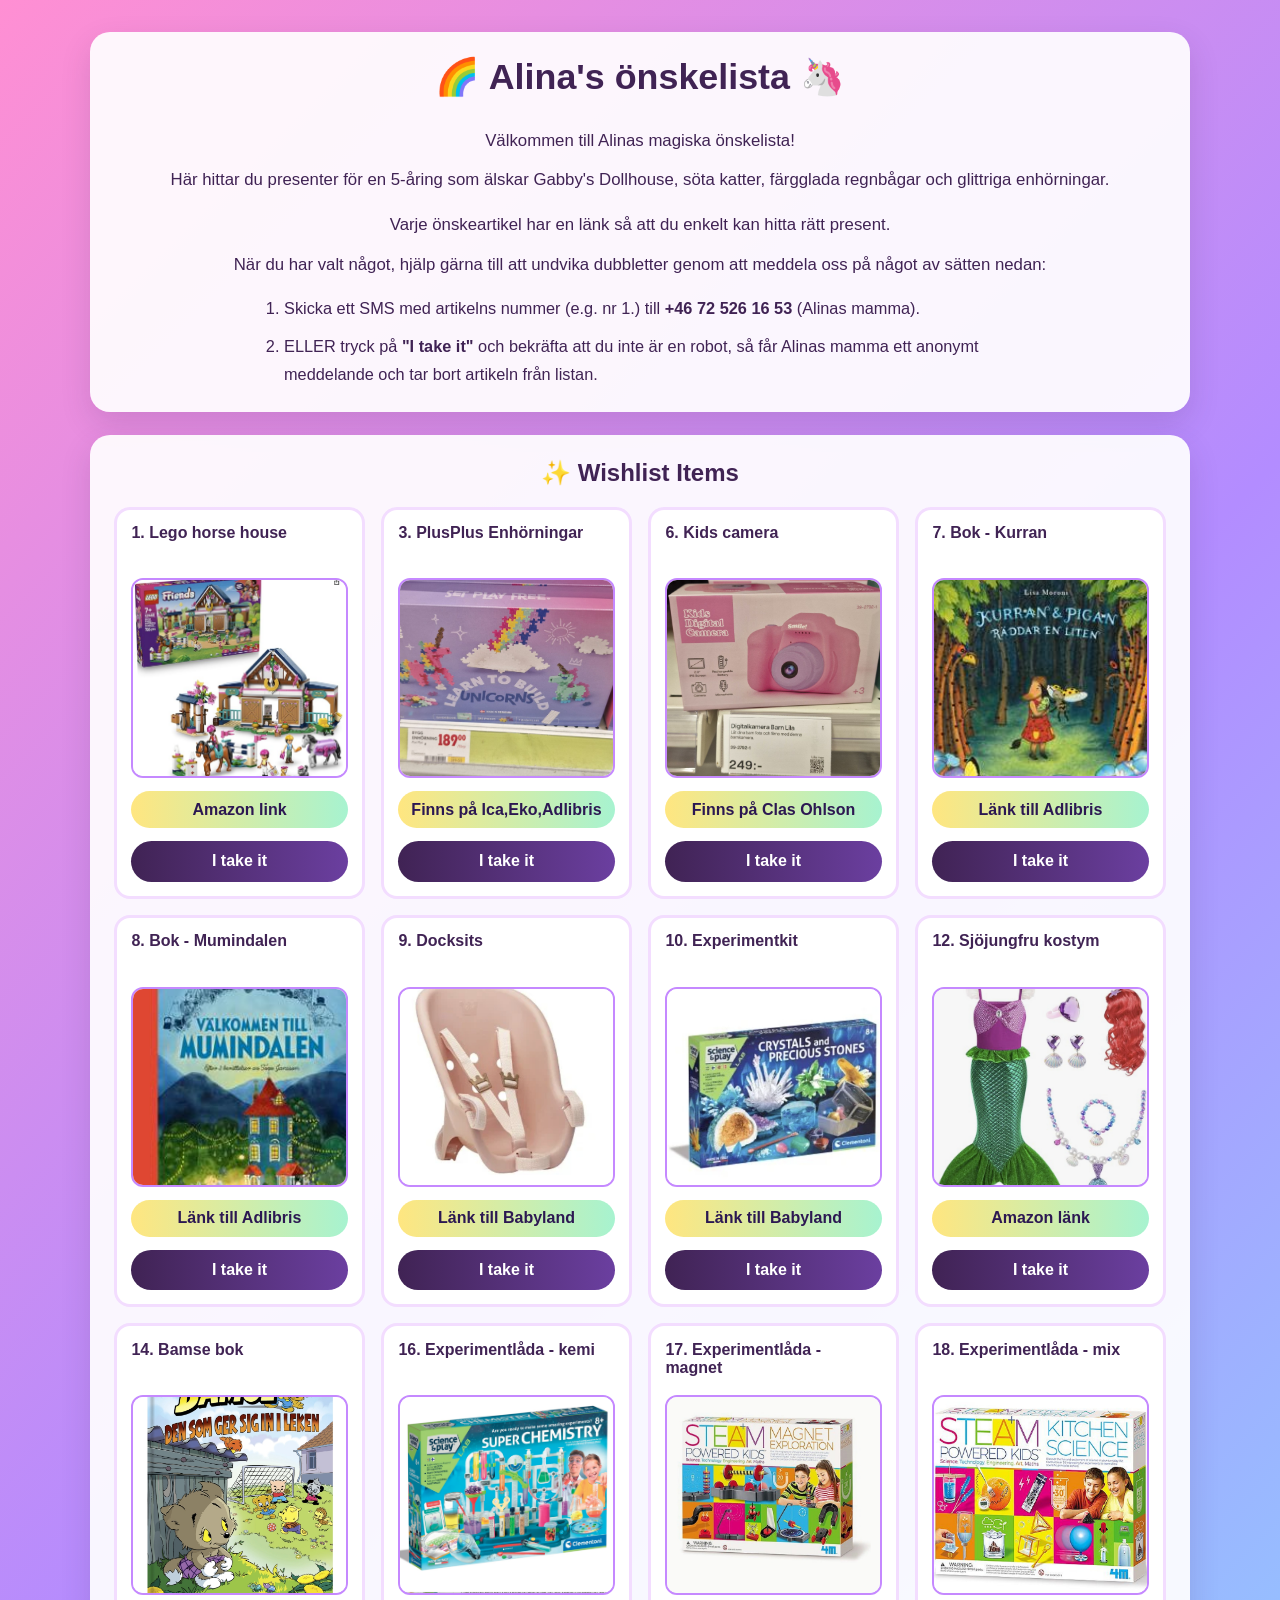
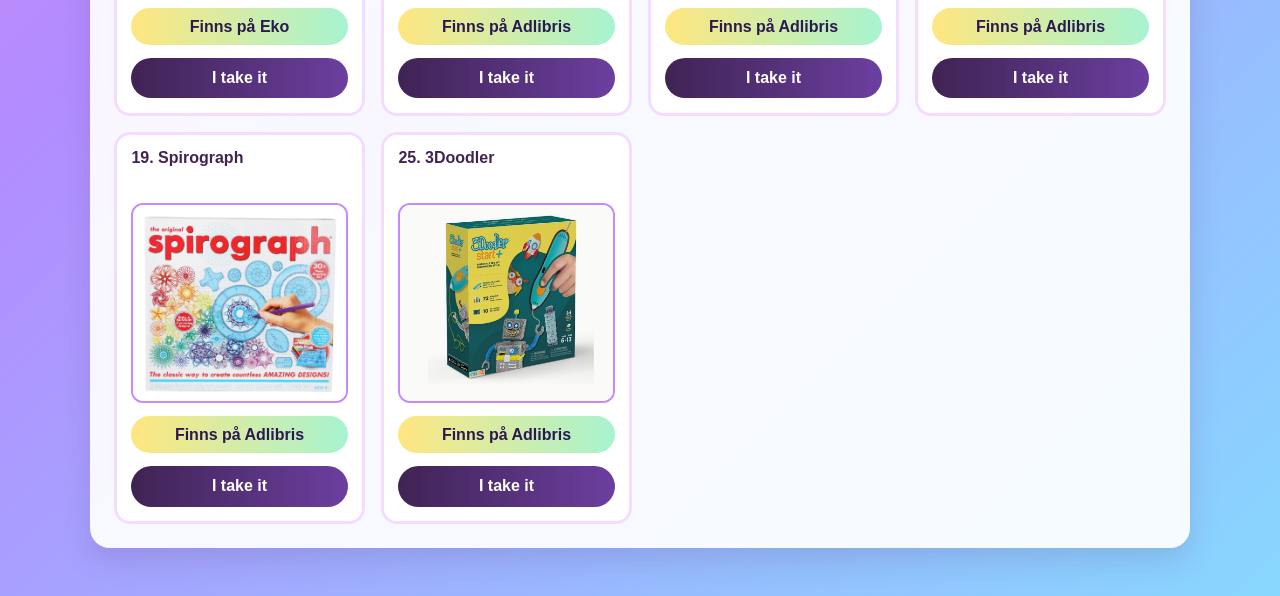
<file: index.html>
<!DOCTYPE html>
<html lang="en">
  <head>
    <meta charset="UTF-8" />
    <meta name="viewport" content="width=device-width, initial-scale=1.0" />
    <title>Wishlist for a 5-Year-Old</title>
    <link rel="stylesheet" href="styles.css" />
  </head>
  <body>
    <main class="container">
      <section class="welcome">
        <h1>🌈 Alina's önskelista 🦄</h1>
        <p class="welcome-intro">
          Välkommen till Alinas magiska önskelista! 
        </p>
                <p class="welcome-intro">
        Här hittar du presenter för en
          5-åring som älskar Gabby's Dollhouse, söta katter, färgglada regnbågar
          och glittriga enhörningar.
        </p>
        </br>
        <p class="welcome-intro">
          Varje önskeartikel har en länk så att du enkelt kan hitta rätt present.
          
        </p>
              <p class="welcome-intro">
          När du har valt något, hjälp gärna till att undvika dubbletter genom att
          meddela oss på något av sätten nedan:
        </p>
        <ol class="welcome-steps">
          <li>Skicka ett SMS med artikelns nummer (e.g. nr 1.) till <strong>+46 72 526 16 53</strong> (Alinas mamma).</li>
          <li>
            ELLER tryck på <strong>"I take it"</strong> och bekräfta att du inte är en robot,
            så får Alinas mamma ett anonymt meddelande och tar bort artikeln från listan.
          </li>

        </ol>
      </section>

      <section class="wishlist" aria-label="Wishlist items">
        <h2>✨ Wishlist Items</h2>
        <div class="grid">
          <article class="card"><h3>1. Lego horse house</h3><img class="item-image" src="Whish-list-item-1.png" />
            <a href="https://www.amazon.se/LEGO-Friends-H%C3%A4ststall-och-ridskola/dp/B0FPXHB8YZ/ref=asc_df_B0FPXHB8YZ?mcid=880373dd1cca3100a5e984766bdd4320&tag=shpngadsglede-21&linkCode=df0&hvadid=719802890798&hvpos=&hvnetw=g&hvrand=1213358204172067485&hvpone=&hvptwo=&hvqmt=&hvdev=c&hvdvcmdl=&hvlocint=&hvlocphy=1012200&hvtargid=pla-2525229143237&psc=1&language=sv_SE&gad_source=1">Amazon link</a>
            <div class="message-container">
              <form class="message-form" target="_blank" action="https://formsubmit.co/maryia.tuleika@gmail.com" method="POST">
                <input type="hidden" name="_subject" value="item no 1" />
                <input type="hidden" name="_next" value="https://maryiat.github.io/Whish-list/thank-you.html" />
                <button type="submit" class="btn btn-lg btn-dark btn-block message-button">I take it</button>
              </form>
            </div></article>

          <article class="card"><h3>3. PlusPlus Enhörningar</h3><img class="item-image" src="Whish-list-item-3.jpg" />
            <a href="https://www.adlibris.com/sv/produkt/learn-to-build-unicorns-plus-plus-51631193?article=P51631193&utm_source=google&utm_medium=cpc&utm_campaign=AR-SE%3A+Z+-+pMAX+-+Generic+-+Leksaker+-+Mid&dema_id=23063528319&gad_source=1&gad_campaignid=23063534844&gbraid=0AAAAAD_BAOdmgQ7UG6wPJEmXr1L637tAt&gclid=Cj0KCQjwpv7NBhCzARIsADkIfWxTjI-SKkKOXuuGnrK2d0hfqMaGdkNDJNjwKOOFD9L6I53JuvfwNWkaAqrXEALw_wcB">Finns på Ica,Eko,Adlibris</a>
            <div class="message-container">
              <form class="message-form" target="_blank" action="https://formsubmit.co/maryia.tuleika@gmail.com" method="POST">
                <input type="hidden" name="_subject" value="item no 3" />
                <input type="hidden" name="_next" value="https://maryiat.github.io/Whish-list/thank-you.html" />
                <button type="submit" class="btn btn-lg btn-dark btn-block message-button">I take it</button>
              </form>
            </div></article>

     
          <article class="card"><h3>6. Kids camera</h3><img class="item-image" src="Whish-list-item-6.jpg" />
            <a href="https://www.clasohlson.com/se/Digitalkamera-for-barn,-fran-3-ar/p/39-2792-1">Finns på Clas Ohlson</a>
            <div class="message-container">
              <form class="message-form" target="_blank" action="https://formsubmit.co/maryia.tuleika@gmail.com" method="POST">
                <input type="hidden" name="_subject" value="item no 6" />
                <input type="hidden" name="_next" value="https://maryiat.github.io/Whish-list/thank-you.html" />
                <button type="submit" class="btn btn-lg btn-dark btn-block message-button">I take it</button>
              </form>
            </div></article>
          <article class="card"><h3>7. Bok - Kurran</h3><img class="item-image" src="Whish-list-item-7.jpg"  />
            <a href="https://www.adlibris.com/sv/bok/kurran-och-pigan-raddar-en-liten-9789178031993?utm_source=google&utm_medium=cpc&utm_campaign=AR-SE%3A+BOK+-+pMAX+-+Generic+-+B%C3%B6cker&dema_id=17628794369&gad_source=1&gad_campaignid=17340209662&gbraid=0AAAAAD_BAOfRXvNJg8f7do8nfeXYmF6bd&gclid=CjwKCAjw1N7NBhAoEiwAcPchp8BiLgqOqMJdHl1ORjgkYHWinV_FVhcE5StUMLdrB6iO6hrJPk_c7hoCR98QAvD_BwE">Länk till Adlibris</a>
            <div class="message-container">
              <form class="message-form" target="_blank" action="https://formsubmit.co/maryia.tuleika@gmail.com" method="POST">
                <input type="hidden" name="_subject" value="item no 7" />
                <input type="hidden" name="_next" value="https://maryiat.github.io/Whish-list/thank-you.html" />
                <button type="submit" class="btn btn-lg btn-dark btn-block message-button">I take it</button>
              </form>
            </div></article>
          <article class="card"><h3>8. Bok - Mumindalen </h3><img class="item-image" src="Whish-list-item-8.jpg"  />
            <a href="https://www.adlibris.com/sv/bok/valkommen-till-mumindalen-efter-3-berattelser-av-tove-jansson-9789179797362">Länk till Adlibris</a>
            <div class="message-container">
              <form class="message-form" target="_blank" action="https://formsubmit.co/maryia.tuleika@gmail.com" method="POST">
                <input type="hidden" name="_subject" value="item no 8" />
                <input type="hidden" name="_next" value="https://maryiat.github.io/Whish-list/thank-you.html" />
                <button type="submit" class="btn btn-lg btn-dark btn-block message-button">I take it</button>
              </form>
            </div></article>
          <article class="card"><h3>9. Docksits </h3><img class="item-image" src="Whish-list-item-9.jpg" />
            <a href="https://www.babyland.se/skrallan-cykelsits-1?utm_source=google&utm_medium=cpc&utm_campaign=P%20-%20PMax%20-%20All%20Categories&gad_source=1&gad_campaignid=22760311623&gbraid=0AAAAADu4Xx1A8Vr4L7t2-4hifzZECTrOY&gclid=CjwKCAjw1N7NBhAoEiwAcPchp6dSCoRWs2vWmeJO2uPCxlilKIzuMusa9m5PxoFf3xsHhapbbKhn8hoC214QAvD_BwE">Länk till Babyland</a>
            <div class="message-container">
              <form class="message-form" target="_blank" action="https://formsubmit.co/maryia.tuleika@gmail.com" method="POST">
                <input type="hidden" name="_subject" value="item no 9" />
                <input type="hidden" name="_next" value="https://maryiat.github.io/Whish-list/thank-you.html" />
                <button type="submit" class="btn btn-lg btn-dark btn-block message-button">I take it</button>
              </form>
            </div></article>
          <article class="card"><h3>10. Experimentkit</h3><img class="item-image" src="Whish-list-item-10.jpg"  />
            <a href="https://www.babyland.se/clementoni-science-play-gor-kristaller-stor-pack">Länk till Babyland</a>
            <div class="message-container">
              <form class="message-form" target="_blank" action="https://formsubmit.co/maryia.tuleika@gmail.com" method="POST">
                <input type="hidden" name="_subject" value="item no 10" />
                <input type="hidden" name="_next" value="https://maryiat.github.io/Whish-list/thank-you.html" />
                <button type="submit" class="btn btn-lg btn-dark btn-block message-button">I take it</button>
              </form>
            </div></article>
          <article class="card"><h3>12. Sjöjungfru kostym</h3><img class="item-image" src="Whish-list-item-12.jpg" />
            <a href="https://www.amazon.se/AOOWU-Sj%C3%B6jungfrudr%C3%A4kt-prinsesskl%C3%A4nning-sj%C3%B6jungfruglitter-flickdr%C3%A4kt/dp/B0DL35GJTQ/ref=asc_df_B0DL36V66J?mcid=389a07dde0883a9bbd4b8913ab9298f8&tag=shpngadsglede-21&linkCode=df0&hvadid=719736909595&hvpos=&hvnetw=g&hvrand=1883366417435711355&hvpone=&hvptwo=&hvqmt=&hvdev=c&hvdvcmdl=&hvlocint=&hvlocphy=1012200&hvtargid=pla-2423112012364&language=sv_SE&gad_source=1&th=1&psc=1">Amazon länk</a>
            <div class="message-container">
              <form class="message-form" target="_blank" action="https://formsubmit.co/maryia.tuleika@gmail.com" method="POST">
                <input type="hidden" name="_subject" value="item no 12" />
                <input type="hidden" name="_next" value="https://maryiat.github.io/Whish-list/thank-you.html" />
                <button type="submit" class="btn btn-lg btn-dark btn-block message-button">I take it</button>
              </form>
            </div></article>

          <article class="card"><h3>14. Bamse bok</h3><img class="item-image" src="Whish-list-item-14.jpg"  />
            <a href="https://www.ekostormarknad.se/sortiment/bamse-den-som-ger-sig-in-i-leken-9789157034090/">Finns på Eko</a>
            <div class="message-container">
              <form class="message-form" target="_blank" action="https://formsubmit.co/maryia.tuleika@gmail.com" method="POST">
                <input type="hidden" name="_subject" value="item no 14" />
                <input type="hidden" name="_next" value="https://maryiat.github.io/Whish-list/thank-you.html" />
                <button type="submit" class="btn btn-lg btn-dark btn-block message-button">I take it</button>
              </form>
            </div></article>
          <article class="card"><h3>16. Experimentlåda - kemi</h3><img class="item-image" src="Whish-list-item-16.jpg"  />
            <a href="https://www.adlibris.com/sv/produkt/super-chemistry-sefi-55631222?article=P55631222">Finns på Adlibris</a>
            <div class="message-container">
              <form class="message-form" target="_blank" action="https://formsubmit.co/maryia.tuleika@gmail.com" method="POST">
                <input type="hidden" name="_subject" value="item no 16" />
                <input type="hidden" name="_next" value="https://maryiat.github.io/Whish-list/thank-you.html" />
                <button type="submit" class="btn btn-lg btn-dark btn-block message-button">I take it</button>
              </form>
            </div></article>
          <article class="card"><h3>17. Experimentlåda - magnet</h3><img class="item-image" src="Whish-list-item-17.jpg" />
            <a href="https://www.adlibris.com/sv/produkt/4m-steam-deluxe-magnet-exploration-47066903?article=P47066903">Finns på Adlibris</a>
            <div class="message-container">
              <form class="message-form" target="_blank" action="https://formsubmit.co/maryia.tuleika@gmail.com" method="POST">
                <input type="hidden" name="_subject" value="item no 17" />
                <input type="hidden" name="_next" value="https://maryiat.github.io/Whish-list/thank-you.html" />
                <button type="submit" class="btn btn-lg btn-dark btn-block message-button">I take it</button>
              </form>
            </div></article>
          <article class="card"><h3>18. Experimentlåda - mix</h3><img class="item-image" src="Whish-list-item-18.jpg"  />
            <a href="https://www.adlibris.com/sv/produkt/4m-steam-deluxe-kitchen-science-47066902?article=P47066902">Finns på Adlibris</a>
            <div class="message-container">
              <form class="message-form" target="_blank" action="https://formsubmit.co/maryia.tuleika@gmail.com" method="POST">
                <input type="hidden" name="_subject" value="item no 18" />
                <input type="hidden" name="_next" value="https://maryiat.github.io/Whish-list/thank-you.html" />
                <button type="submit" class="btn btn-lg btn-dark btn-block message-button">I take it</button>
              </form>
            </div></article>
          <article class="card"><h3>19. Spirograph</h3><img class="item-image" src="Whish-list-item-19.jpg" />
            <a href="https://www.adlibris.com/sv/produkt/spirograph-set-med-tuschpennor-56044901?article=P56044901">Finns på Adlibris</a>
            <div class="message-container">
              <form class="message-form" target="_blank" action="https://formsubmit.co/maryia.tuleika@gmail.com" method="POST">
                <input type="hidden" name="_subject" value="item no 19" />
                <input type="hidden" name="_next" value="https://maryiat.github.io/Whish-list/thank-you.html" />
                <button type="submit" class="btn btn-lg btn-dark btn-block message-button">I take it</button>
              </form>
            </div></article>
          <article class="card"><h3>25. 3Doodler</h3><img class="item-image" src="Whish-list-item-25.jpg" />
            <a href="https://www.adlibris.com/sv/produkt/3doodler-start-essential-3d-penna-52996311?article=P52996311">Finns på Adlibris</a>
            <div class="message-container">
              <form class="message-form" target="_blank" action="https://formsubmit.co/maryia.tuleika@gmail.com" method="POST">
                <input type="hidden" name="_subject" value="item no 25" />
                <input type="hidden" name="_next" value="https://maryiat.github.io/Whish-list/thank-you.html" />
                <button type="submit" class="btn btn-lg btn-dark btn-block message-button">I take it</button>
              </form>
            </div></article>
        </div>
      </section>
    </main>
  </body>
</html>
</file>
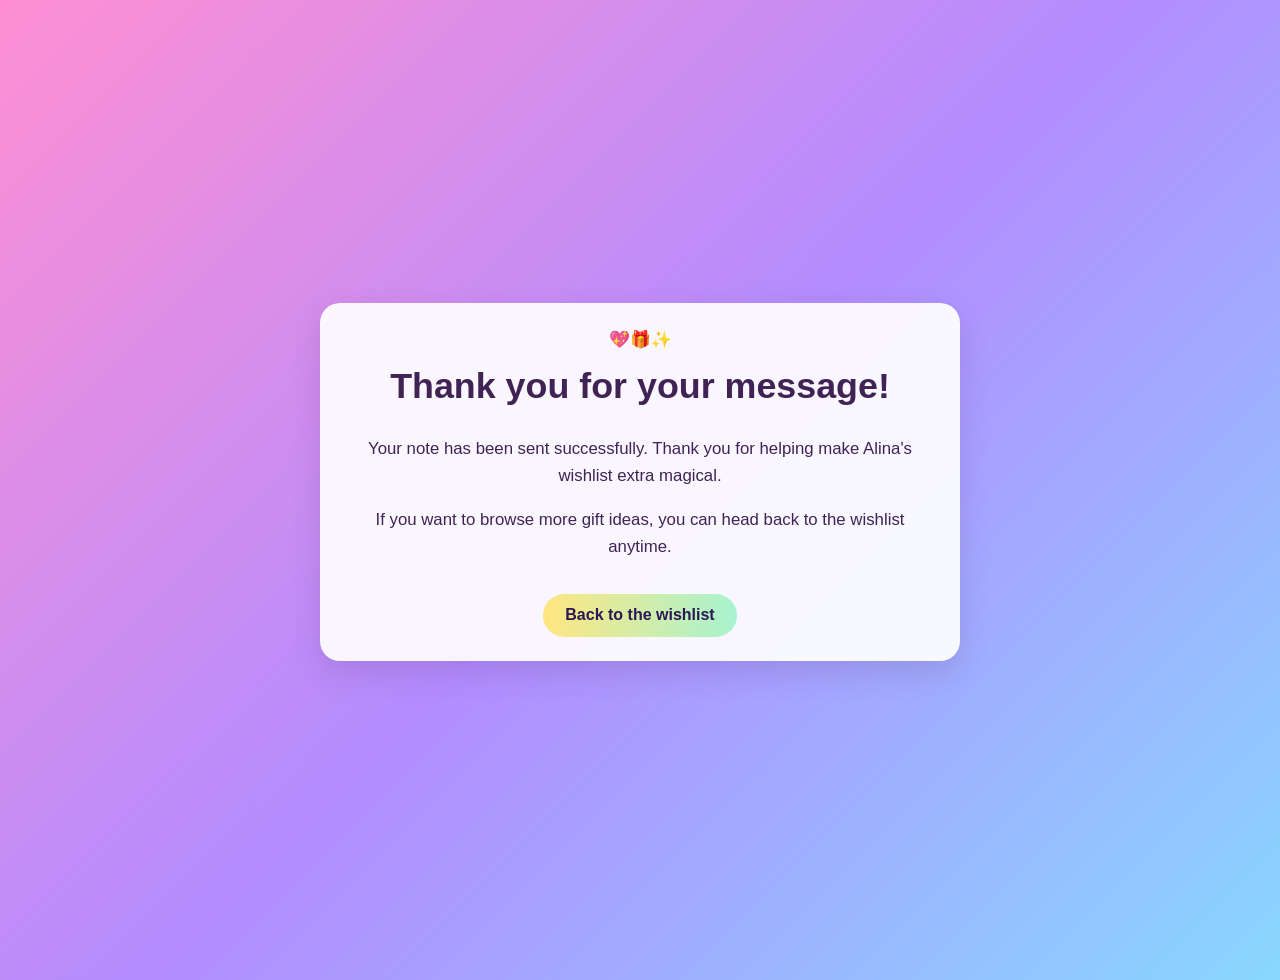
<file: thank-you.html>
<!DOCTYPE html>
<html lang="en">
  <head>
    <meta charset="UTF-8" />
    <meta name="viewport" content="width=device-width, initial-scale=1.0" />
    <title>Thank You | Alina's Wishlist</title>
    <link rel="stylesheet" href="styles.css" />
  </head>
  <body>
    <main class="container thank-you-page">
      <section class="welcome thank-you-card">
        <p class="thank-you-emoji" aria-hidden="true">💖🎁✨</p>
        <h1>Thank you for your message!</h1>
        <p>
          Your note has been sent successfully. Thank you for helping make
          Alina's wishlist extra magical.
        </p>
        <p>
          If you want to browse more gift ideas, you can head back to the
          wishlist anytime.
        </p>
        <a class="thank-you-link" href="./index.html">Back to the wishlist</a>
      </section>
    </main>
  </body>
</html>
</file>
<file: styles.css>
:root {
  --pink: #ff8fd3;
  --purple: #b38cff;
  --blue: #88d7ff;
  --yellow: #ffe680;
  --mint: #a7f3d0;
  --card-bg: #ffffff;
  --text: #402354;
}

* {
  box-sizing: border-box;
}

body {
  margin: 0;
  font-family: "Trebuchet MS", "Comic Sans MS", "Arial", sans-serif;
  color: var(--text);
  background: linear-gradient(135deg, var(--pink), var(--purple), var(--blue));
  min-height: 100vh;
}

.container {
  width: min(1100px, 92%);
  margin: 2rem auto 3rem;
}

.welcome,
.wishlist {
  background: rgb(255 255 255 / 92%);
  border-radius: 20px;
  padding: 1.5rem;
  box-shadow: 0 12px 30px rgb(64 35 84 / 15%);
}

.welcome h1 {
  margin-top: 0;
  font-size: clamp(1.7rem, 2.8vw, 2.5rem);
  text-align: center;
}

.welcome p {
  line-height: 1.6;
  font-size: 1.05rem;
  text-align: center;
}

.welcome-intro {
  margin: 0;
}

.welcome-intro + .welcome-intro {
  margin-top: 0.8rem;
}

.welcome-steps {
  max-width: 760px;
  margin: 1rem auto 0;
  padding-left: 1.5rem;
  line-height: 1.7;
  font-size: 1.02rem;
}

.welcome-steps li + li {
  margin-top: 0.65rem;
}

.wishlist {
  margin-top: 1.4rem;
}

.wishlist h2 {
  margin-top: 0;
  text-align: center;
}

.grid {
  display: grid;
  grid-template-columns: repeat(auto-fit, minmax(220px, 1fr));
  gap: 1rem;
}

.card {
  background: var(--card-bg);
  border: 3px solid #f3ddff;
  border-radius: 16px;
  padding: 0.9rem;
  display: flex;
  flex-direction: column;
  gap: 0.8rem;
}

.card h3 {
  margin: 0;
  font-size: 1rem;
  min-height: 2.6rem;
}

.item-image {
  width: 100%;
  max-width: 300px;
  height: 200px;
  border-radius: 12px;
  border: 2px solid #c589ff;
  object-fit: cover;
  align-self: center;
  background: #fdf1ff;
}

.card a {
  background: linear-gradient(90deg, var(--yellow), var(--mint));
  color: #2c1852;
  text-decoration: none;
  text-align: center;
  padding: 0.6rem;
  border-radius: 999px;
  font-weight: 700;
}

.card a:hover,
.card a:focus-visible {
  filter: brightness(0.95);
}

.message-form {
  margin: 0;
}

.message-button {
  width: 100%;
  border: 0;
  border-radius: 999px;
  padding: 0.7rem 1rem;
  background: linear-gradient(90deg, #402354, #6b3fa0);
  color: #fff;
  font: inherit;
  font-weight: 700;
  cursor: pointer;
}

.message-button:hover,
.message-button:focus-visible {
  filter: brightness(1.08);
}


.thank-you-page {
  min-height: 100vh;
  display: grid;
  place-items: center;
}

.thank-you-card {
  max-width: 640px;
  margin: 0 auto;
  text-align: center;
}

.thank-you-emoji {
  margin: 0 0 0.75rem;
  font-size: clamp(2.5rem, 8vw, 4rem);
}

.thank-you-link {
  display: inline-flex;
  align-items: center;
  justify-content: center;
  margin-top: 1rem;
  padding: 0.8rem 1.4rem;
  border-radius: 999px;
  background: linear-gradient(90deg, var(--yellow), var(--mint));
  color: #2c1852;
  text-decoration: none;
  font-weight: 700;
}

.thank-you-link:hover,
.thank-you-link:focus-visible {
  filter: brightness(0.95);
}
</file>
